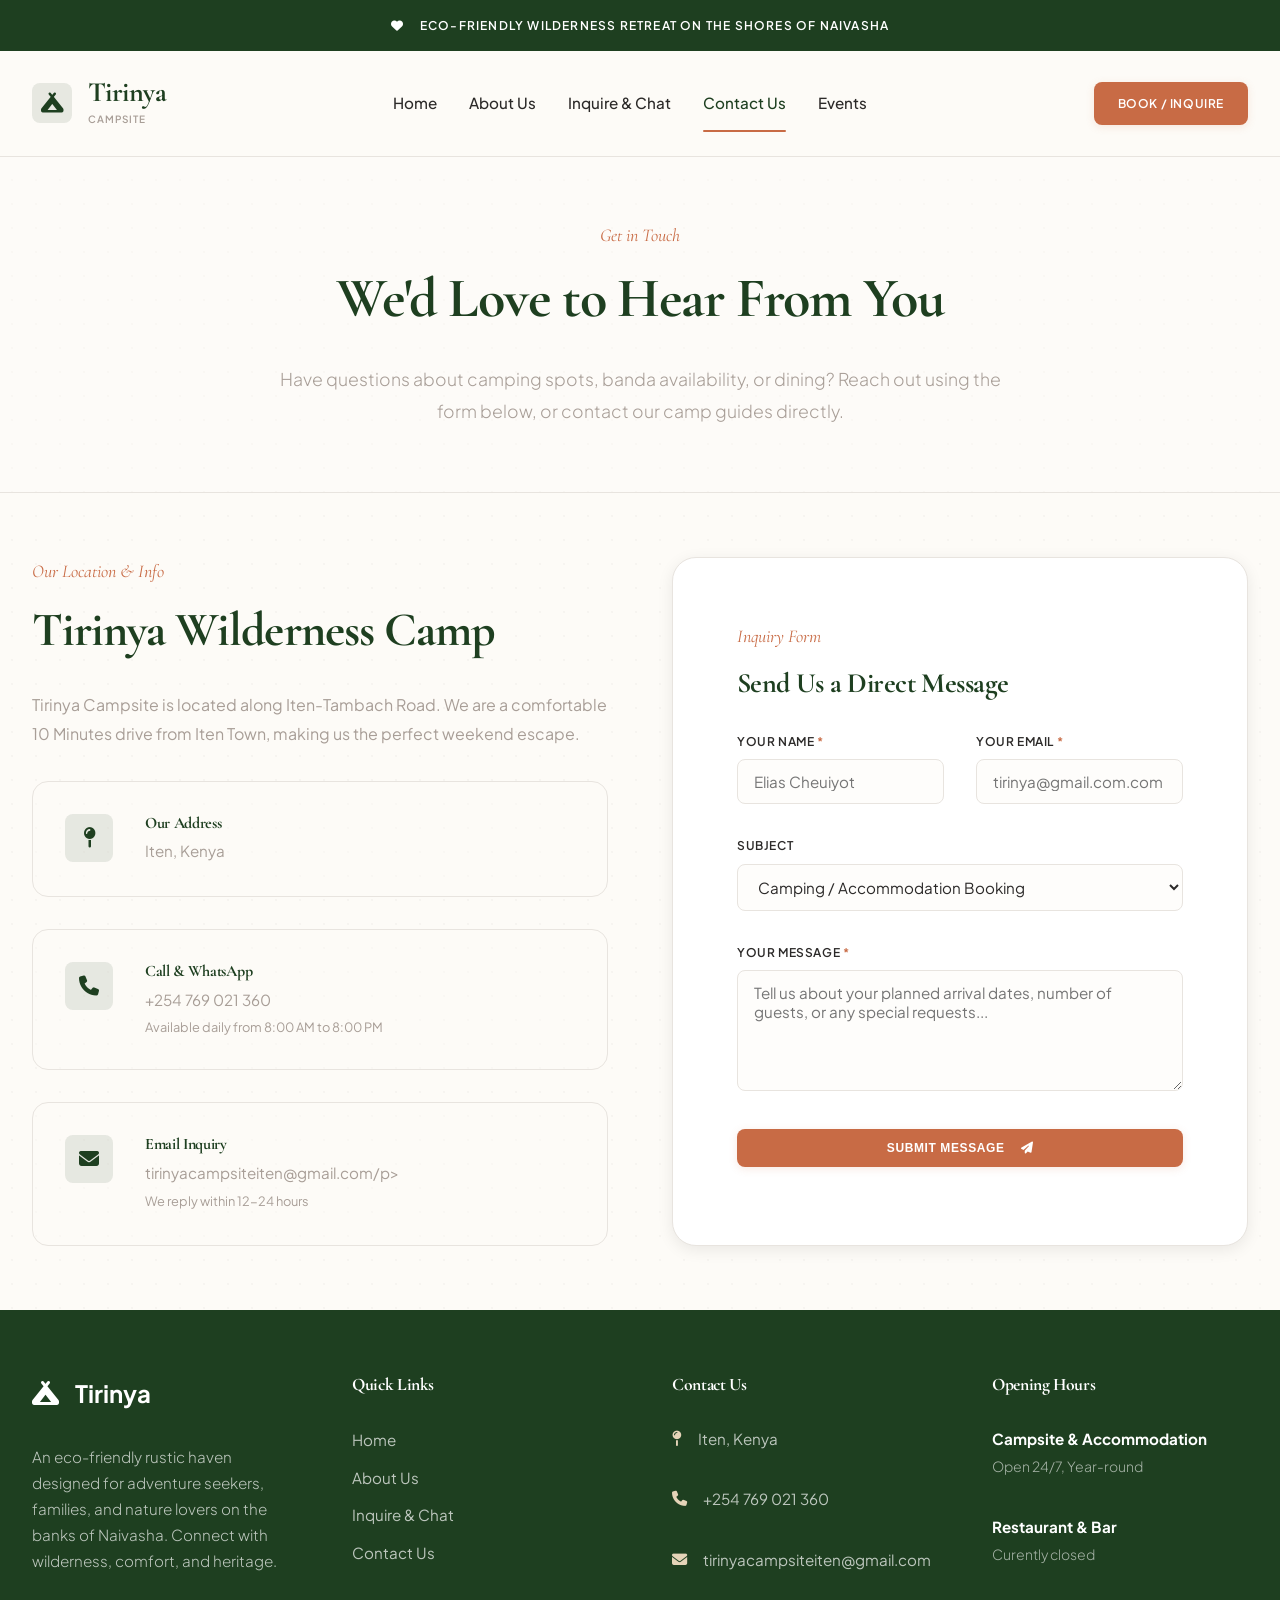
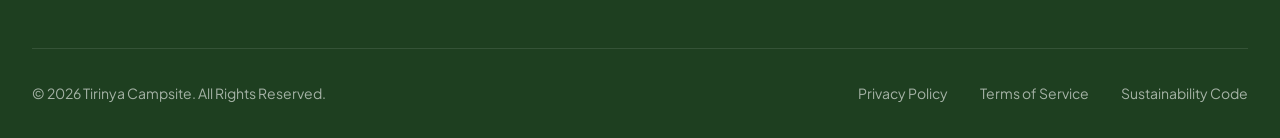
<file: contact.html>
<!DOCTYPE html>
<html lang="en">
<head>
    <meta charset="UTF-8">
    <meta name="viewport" content="width=device-width, initial-scale=1.0">
    <title>Contact Us | Tirinya Campsite</title>
    <link rel="stylesheet" href="css/styles.css">
    <link href="https://fonts.googleapis.com/css2?family=Cormorant+Garamond:ital,wght@0,400;0,500;0,600;0,700;1,400&family=Plus+Jakarta+Sans:wght@300;400;500;600;700&display=swap" rel="stylesheet">
    <link rel="stylesheet" href="https://cdnjs.cloudflare.com/ajax/libs/font-awesome/6.4.0/css/all.min.css">
</head>
<body>
    <!-- Top Banner -->
    <div class="top-banner">
        <i class="fas fa-heart"></i>
        <span>Eco-Friendly Wilderness Retreat on the Shores of Naivasha</span>
    </div>

    <!-- Navigation Header -->
    <header class="header">
        <div class="container">
            <div class="header-content">
                <!-- Logo -->
                <div class="logo">
                    <div class="logo-icon">
                        <i class="fas fa-campground"></i>
                    </div>
                    <div class="logo-text">
                        <h1>Tirinya</h1>
                        <p>Campsite</p>
                    </div>
                </div>

                <!-- Desktop Navigation -->
                <nav class="nav-desktop">
                  <a href="index.html" class="nav-link active">Home</a>
                    <a href="about.html" class="nav-link">About Us</a>
                    <a href="conversation.html" class="nav-link">Inquire & Chat</a>
                    <a href="contact.html" class="nav-link">Contact Us</a>
                    <a href="events.html" class="nav-link">Events</a>
                </nav>

                <!-- CTA Button -->
                <a href="conversation.html" class="btn btn-secondary">Book / Inquire</a>

                <!-- Mobile Menu Toggle -->
                <button class="mobile-menu-toggle" id="mobileMenuToggle">
                    <i class="fas fa-bars"></i>
                </button>
            </div>

            <!-- Mobile Navigation -->
            <nav class="nav-mobile" id="mobileMenu">
                <a href="index.html" class="nav-link-mobile">Home</a>
                <a href="about.html" class="nav-link-mobile">About Us</a>
                <a href="conversation.html" class="nav-link-mobile">Inquire & Chat</a>
                <a href="contact.html" class="nav-link-mobile">Contact Us</a>
                <a href="events.html" class="nav-link-mobile">Events</a>
                <a href="conversation.html" class="btn btn-secondary" style="width: 100%; text-align: center;">Book A Spot Now</a>
            </nav>
        </div>
    </header>

    <!-- Page Header -->
    <section class="page-header">
        <div class="container">
            <span class="section-subtitle">Get in Touch</span>
            <h1>We'd Love to Hear From You</h1>
            <p>Have questions about camping spots, banda availability, or dining? Reach out using the form below, or contact our camp guides directly.</p>
        </div>
    </section>

    <!-- Contact Section -->
    <section class="contact-section">
        <div class="container">
            <div class="contact-grid">
                <!-- Left Column: Contact Info -->
                <div class="contact-info">
                    <span class="section-subtitle">Our Location & Info</span>
                    <h2>Tirinya Wilderness Camp</h2>
                    <p>Tirinya Campsite is located along Iten-Tambach Road. We are a comfortable 10 Minutes drive from Iten Town, making us the perfect weekend escape.</p>

                    <div class="contact-cards">
                        <div class="contact-card">
                            <div class="contact-icon">
                                <i class="fas fa-map-pin"></i>
                            </div>
                            <div>
                                <h4>Our Address</h4>
                                <p>Iten, Kenya</p>
                            </div>
                        </div>

                        <div class="contact-card">
                            <div class="contact-icon">
                                <i class="fas fa-phone"></i>
                            </div>
                            <div>
                                <h4>Call & WhatsApp</h4>
                                <p>+254 769 021 360</p>
                                <small>Available daily from 8:00 AM to 8:00 PM</small>
                            </div>
                        </div>

                        <div class="contact-card">
                            <div class="contact-icon">
                                <i class="fas fa-envelope"></i>
                            </div>
                            <div>
                                <h4>Email Inquiry</h4>
                                <p>tirinyacampsiteiten@gmail.com/p>
                                <small>We reply within 12-24 hours</small>
                            </div>
                        </div>
                    </div>
                </div>

                <!-- Right Column: Contact Form -->
                <div class="contact-form-wrapper">
                    <form class="contact-form" id="contactForm">
                        <span class="section-subtitle">Inquiry Form</span>
                        <h3>Send Us a Direct Message</h3>

                        <div class="form-row">
                            <div class="form-group">
                                <label for="name">Your Name <span class="required">*</span></label>
                                <input type="text" id="name" name="name" placeholder="Elias Cheuiyot" required>
                            </div>
                            <div class="form-group">
                                <label for="email">Your Email <span class="required">*</span></label>
                                <input type="email" id="email" name="email" placeholder="tirinya@gmail.com.com" required>
                            </div>
                        </div>

                        <div class="form-group">
                            <label for="subject">Subject</label>
                            <select id="subject" name="subject">
                                <option value="Booking Inquiry">Camping / Accommodation Booking</option>
                                <option value="Restaurant Booking">Restaurant & Dining Table</option>
                                <option value="Events & Parties">Group Retreats & Events</option>
                                <option value="General Question">General Inquiry / Question</option>
                            </select>
                        </div>

                        <div class="form-group">
                            <label for="message">Your Message <span class="required">*</span></label>
                            <textarea id="message" name="message" rows="5" placeholder="Tell us about your planned arrival dates, number of guests, or any special requests..." required></textarea>
                        </div>

                        <button type="submit" class="btn btn-secondary" style="width: 100%;">
                            <span>Submit Message</span>
                            <i class="fas fa-paper-plane"></i>
                        </button>

                        <div class="form-message" id="formMessage" style="display: none;"></div>
                    </form>
                </div>
            </div>
        </div>
    </section>

    <!-- Footer -->
    <footer class="footer">
        <div class="container">
            <div class="footer-grid">
                <!-- Brand Column -->
                <div class="footer-col">
                    <div class="footer-logo">
                        <i class="fas fa-campground"></i>
                        <span>Tirinya</span>
                    </div>
                    <p>An eco-friendly rustic haven designed for adventure seekers, families, and nature lovers on the banks of Naivasha. Connect with wilderness, comfort, and heritage.</p>
                </div>

                <!-- Quick Links -->
                <div class="footer-col">
                    <h4>Quick Links</h4>
                    <ul>
                        <li><a href="index.html">Home</a></li>
                        <li><a href="about.html">About Us</a></li>
                        <li><a href="conversation.html">Inquire & Chat</a></li>
                        <li><a href="contact.html">Contact Us</a></li>
                    </ul>
                </div>

                <!-- Contact Details -->
                <div class="footer-col">
                    <h4>Contact Us</h4>
                    <ul class="contact-list">
                        <li>
                            <i class="fas fa-map-pin"></i>
                            <span>Iten, Kenya</span>
                        </li>
                        <li>
                            <i class="fas fa-phone"></i>
                            <span>+254 769 021 360</span>
                        </li>
                        <li>
                            <i class="fas fa-envelope"></i>
                            <span>tirinyacampsiteiten@gmail.com</span>
                        </li>
                    </ul>
                </div>

                <!-- Opening Hours -->
                <div class="footer-col">
                    <h4>Opening Hours</h4>
                    <ul class="hours-list">
                        <li>
                            <strong>Campsite & Accommodation</strong>
                            <p>Open 24/7, Year-round</p>
                        </li>
                        <li>
                            <strong>Restaurant & Bar</strong>
                            <p>Curently closed</p>
                        </li>
                    </ul>
                </div>
            </div>

            <!-- Footer Bottom -->
            <div class="footer-bottom">
                <p>&copy; <span id="year"></span> Tirinya Campsite. All Rights Reserved.</p>
                <div class="footer-links">
                    <a href="#">Privacy Policy</a>
                    <a href="#">Terms of Service</a>
                    <a href="#">Sustainability Code</a>
                </div>
            </div>
        </div>
    </footer>

    <script src="js/script.js"></script>
</body>
</html>
</file>
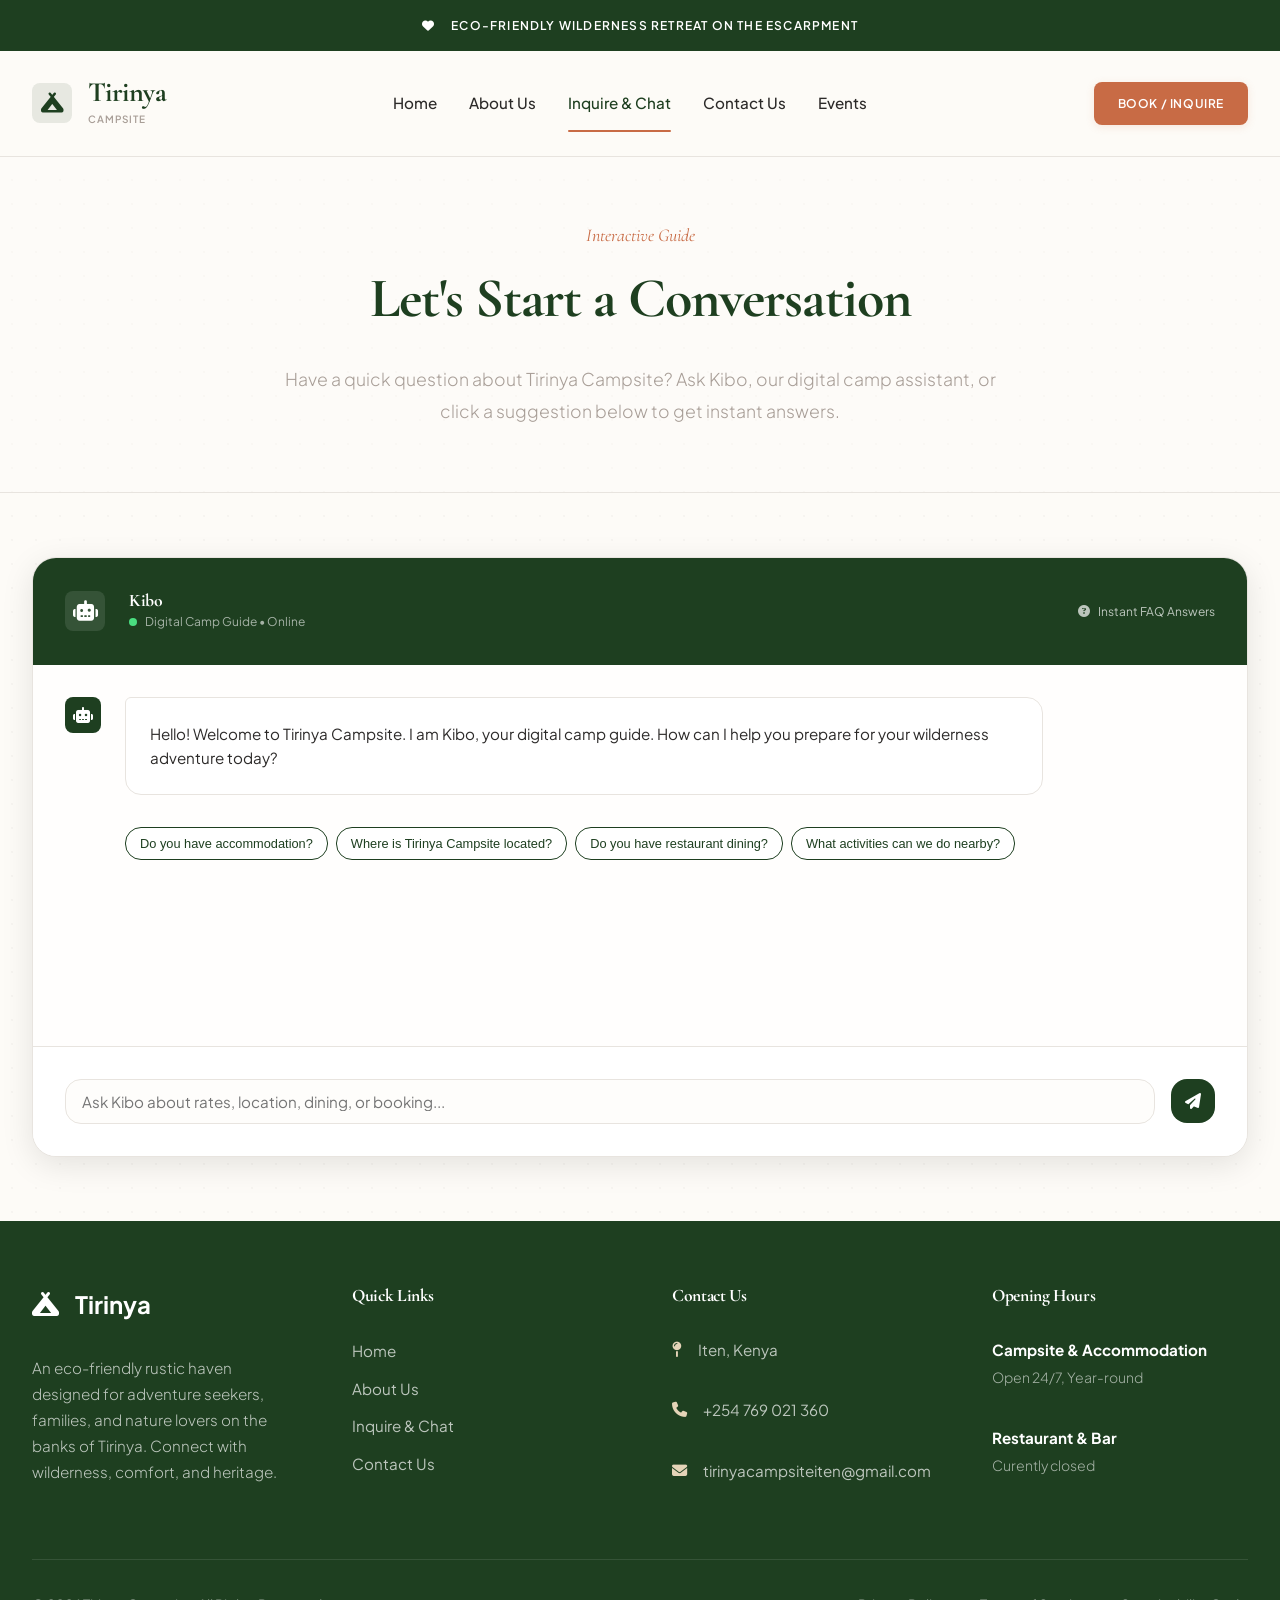
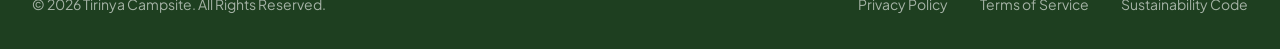
<file: conversation.html>
<!DOCTYPE html>
<html lang="en">
<head>
    <meta charset="UTF-8">
    <meta name="viewport" content="width=device-width, initial-scale=1.0">
    <title>Inquire & Chat | Tirinya Campsite</title>
    <link rel="stylesheet" href="css/styles.css">
    <link href="https://fonts.googleapis.com/css2?family=Cormorant+Garamond:ital,wght@0,400;0,500;0,600;0,700;1,400&family=Plus+Jakarta+Sans:wght@300;400;500;600;700&display=swap" rel="stylesheet">
    <link rel="stylesheet" href="https://cdnjs.cloudflare.com/ajax/libs/font-awesome/6.4.0/css/all.min.css">
</head>
<body>
    <!-- Top Banner -->
    <div class="top-banner">
        <i class="fas fa-heart"></i>
        <span>Eco-Friendly Wilderness Retreat on the Escarpment</span>
    </div>

    <!-- Navigation Header -->
    <header class="header">
        <div class="container">
            <div class="header-content">
                <!-- Logo -->
                <div class="logo">
                    <div class="logo-icon">
                        <i class="fas fa-campground"></i>
                    </div>
                    <div class="logo-text">
                        <h1>Tirinya</h1>
                        <p>Campsite</p>
                    </div>
                </div>

                <!-- Desktop Navigation -->
                <nav class="nav-desktop">
                    <a href="index.html" class="nav-link active">Home</a>
                    <a href="about.html" class="nav-link">About Us</a>
                    <a href="conversation.html" class="nav-link">Inquire & Chat</a>
                    <a href="contact.html" class="nav-link">Contact Us</a>
                    <a href="events.html" class="nav-link">Events</a>
                </nav>

                <!-- CTA Button -->
                <a href="conversation.html" class="btn btn-secondary">Book / Inquire</a>

                <!-- Mobile Menu Toggle -->
                <button class="mobile-menu-toggle" id="mobileMenuToggle">
                    <i class="fas fa-bars"></i>
                </button>
            </div>

            <!-- Mobile Navigation -->
            <nav class="nav-mobile" id="mobileMenu">
                <a href="index.html" class="nav-link-mobile">Home</a>
                <a href="about.html" class="nav-link-mobile">About Us</a>
                <a href="conversation.html" class="nav-link-mobile">Inquire & Chat</a>
                <a href="contact.html" class="nav-link-mobile">Contact Us</a>
                <a href="events.html" class="nav-link-mobile">Events</a>
                <a href="conversation.html" class="btn btn-secondary" style="width: 100%; text-align: center;">Book A Spot Now</a>
            </nav>
        </div>
    </header>

    <!-- Page Header -->
    <section class="page-header">
        <div class="container">
            <span class="section-subtitle">Interactive Guide</span>
            <h1>Let's Start a Conversation</h1>
            <p>Have a quick question about Tirinya Campsite? Ask Kibo, our digital camp assistant, or click a suggestion below to get instant answers.</p>
        </div>
    </section>

    <!-- Chat Section -->
    <section class="chat-section">
        <div class="container">
            <div class="chat-container">
                <!-- Chat Header -->
                <div class="chat-header">
                    <div class="chat-header-info">
                        <div class="chat-avatar">
                            <i class="fas fa-robot"></i>
                        </div>
                        <div>
                            <h3>Kibo</h3>
                            <p><span class="status-dot"></span> Digital Camp Guide • Online</p>
                        </div>
                    </div>
                    <div class="chat-header-hint">
                        <i class="fas fa-question-circle"></i>
                        <span>Instant FAQ Answers</span>
                    </div>
                </div>

                <!-- Chat Messages -->
                <div class="chat-messages" id="chatMessages">
                    <div class="message bot-message">
                        <div class="message-avatar">
                            <i class="fas fa-robot"></i>
                        </div>
                        <div class="message-content">
                            <div class="message-bubble">
                                Hello! Welcome to Tirinya Campsite. I am Kibo, your digital camp guide. How can I help you prepare for your wilderness adventure today?
                            </div>
                            <div class="message-suggestions">
                                <button class="suggestion-btn" onclick="sendMessage('Do you have accommodation?')">Do you have accommodation?</button>
                                <button class="suggestion-btn" onclick="sendMessage('Where is Tirinya Campsite located?')">Where is Tirinya Campsite located?</button>
                                <button class="suggestion-btn" onclick="sendMessage('Do you have restaurant dining?')">Do you have restaurant dining?</button>
                                <button class="suggestion-btn" onclick="sendMessage('What activities can we do nearby?')">What activities can we do nearby?</button>
                            </div>
                        </div>
                    </div>
                </div>

                <!-- Chat Input -->
                <div class="chat-input-wrapper">
                    <form class="chat-input-form" id="chatForm" onsubmit="handleChatSubmit(event)">
                        <input 
                            type="text" 
                            id="chatInput" 
                            class="chat-input" 
                            placeholder="Ask Kibo about rates, location, dining, or booking..."
                            autocomplete="off"
                        >
                        <button type="submit" class="chat-send-btn">
                            <i class="fas fa-paper-plane"></i>
                        </button>
                    </form>
                </div>
            </div>
        </div>
    </section>

    <!-- Footer -->
    <footer class="footer">
        <div class="container">
            <div class="footer-grid">
                <!-- Brand Column -->
                <div class="footer-col">
                    <div class="footer-logo">
                        <i class="fas fa-campground"></i>
                        <span>Tirinya</span>
                    </div>
                    <p>An eco-friendly rustic haven designed for adventure seekers, families, and nature lovers on the banks of Tirinya. Connect with wilderness, comfort, and heritage.</p>
                </div>

                <!-- Quick Links -->
                <div class="footer-col">
                    <h4>Quick Links</h4>
                    <ul>
                        <li><a href="index.html">Home</a></li>
                        <li><a href="about.html">About Us</a></li>
                        <li><a href="conversation.html">Inquire & Chat</a></li>
                        <li><a href="contact.html">Contact Us</a></li>
                    </ul>
                </div>

                <!-- Contact Details -->
                <div class="footer-col">
                    <h4>Contact Us</h4>
                    <ul class="contact-list">
                        <li>
                            <i class="fas fa-map-pin"></i>
                            <span>Iten, Kenya</span>
                        </li>
                        <li>
                            <i class="fas fa-phone"></i>
                            <span>+254 769 021 360</span>
                        </li>
                        <li>
                            <i class="fas fa-envelope"></i>
                            <span>tirinyacampsiteiten@gmail.com</span>
                        </li>
                    </ul>
                </div>

                <!-- Opening Hours -->
                <div class="footer-col">
                    <h4>Opening Hours</h4>
                    <ul class="hours-list">
                        <li>
                            <strong>Campsite & Accommodation</strong>
                            <p>Open 24/7, Year-round</p>
                        </li>
                        <li>
                            <strong>Restaurant & Bar</strong>
                            <p>Curently closed</p>
                        </li>
                    </ul>
                </div>
            </div>

            <!-- Footer Bottom -->
            <div class="footer-bottom">
                <p>&copy; <span id="year"></span> Tirinya Campsite. All Rights Reserved.</p>
                <div class="footer-links">
                    <a href="#">Privacy Policy</a>
                    <a href="#">Terms of Service</a>
                    <a href="#">Sustainability Code</a>
                </div>
            </div>
        </div>
    </footer>

    <script src="js/script.js"></script>
    <script src="js/chat.js"></script>
</body>
</html>
</file>
<file: css/styles.css>
/* ============================================
   TIRINYA CAMPSITE - MAIN STYLESHEET
   Earthy Heritage & Wilderness Safari Theme
   ============================================ */

/* Root Variables - Earthy Color Palette */
:root {
    --primary: #1E3F20;           /* Forest Green */
    --primary-light: #2d5a2d;
    --secondary: #C86B45;         /* Terracotta Orange */
    --secondary-light: #d47d52;
    --accent: #E5D4B8;            /* Soft Cream/Accent */
    --background: #FDFBF7;        /* Warm Cream */
    --foreground: #2C2A29;        /* Dark Charcoal */
    --border: #E8E4DF;            /* Light Border */
    --muted: #A89E97;             /* Muted Foreground */
    --card-bg: #FFFFFF;           /* Card Background */
    
    /* Spacing */
    --spacing-xs: 0.5rem;
    --spacing-sm: 1rem;
    --spacing-md: 1.5rem;
    --spacing-lg: 2rem;
    --spacing-xl: 3rem;
    --spacing-2xl: 4rem;
    
    /* Border Radius */
    --radius-sm: 0.375rem;
    --radius-md: 0.5rem;
    --radius-lg: 1rem;
    --radius-xl: 1.5rem;
    
    /* Transitions */
    --transition: all 0.3s cubic-bezier(0.25, 1, 0.5, 1);
    --transition-fast: all 0.2s ease-out;
}

/* ============================================
   GLOBAL STYLES
   ============================================ */

* {
    margin: 0;
    padding: 0;
    box-sizing: border-box;
}

html {
    scroll-behavior: smooth;
}

body {
    font-family: 'Plus Jakarta Sans', sans-serif;
    background-color: var(--background);
    color: var(--foreground);
    line-height: 1.6;
    font-size: 1rem;
    background-image: radial-gradient(rgba(44, 42, 41, 0.03) 1px, transparent 1px);
    background-size: 24px 24px;
}

h1, h2, h3, h4, h5, h6 {
    font-family: 'Cormorant Garamond', Georgia, serif;
    font-weight: 700;
    line-height: 1.2;
    letter-spacing: -0.02em;
}

h1 {
    font-size: clamp(2rem, 6vw, 3.5rem);
}

h2 {
    font-size: clamp(1.75rem, 5vw, 3rem);
}

h3 {
    font-size: clamp(1.25rem, 3vw, 1.75rem);
}

p {
    color: var(--muted);
    line-height: 1.8;
}

a {
    color: var(--primary);
    text-decoration: none;
    transition: var(--transition-fast);
}

a:hover {
    color: var(--secondary);
}

/* ============================================
   CONTAINER & LAYOUT
   ============================================ */

.container {
    max-width: 1280px;
    margin: 0 auto;
    padding: 0 var(--spacing-lg);
}

@media (max-width: 768px) {
    .container {
        padding: 0 var(--spacing-md);
    }
}

/* ============================================
   TOP BANNER
   ============================================ */

.top-banner {
    background-color: var(--primary);
    color: white;
    text-align: center;
    padding: var(--spacing-sm) var(--spacing-md);
    font-size: 0.75rem;
    font-weight: 600;
    letter-spacing: 0.1em;
    text-transform: uppercase;
    display: flex;
    align-items: center;
    justify-content: center;
    gap: var(--spacing-sm);
}

.top-banner i {
    animation: pulse 2s infinite;
}

@keyframes pulse {
    0%, 100% { opacity: 1; }
    50% { opacity: 0.6; }
}

/* ============================================
   HEADER & NAVIGATION
   ============================================ */

.header {
    background-color: rgba(253, 251, 247, 0.95);
    backdrop-filter: blur(10px);
    border-bottom: 1px solid var(--border);
    position: sticky;
    top: 0;
    z-index: 100;
    transition: var(--transition-fast);
}

.header-content {
    display: flex;
    align-items: center;
    justify-content: space-between;
    padding: var(--spacing-md) 0;
}

.logo {
    display: flex;
    align-items: center;
    gap: var(--spacing-sm);
    cursor: pointer;
    transition: var(--transition-fast);
}

.logo:hover {
    transform: translateY(-2px);
}

.logo-icon {
    background-color: rgba(30, 63, 32, 0.1);
    color: var(--primary);
    width: 2.5rem;
    height: 2.5rem;
    border-radius: var(--radius-md);
    display: flex;
    align-items: center;
    justify-content: center;
    font-size: 1.25rem;
    transition: var(--transition-fast);
}

.logo:hover .logo-icon {
    background-color: var(--primary);
    color: white;
}

.logo-text h1 {
    font-size: 1.75rem;
    color: var(--primary);
    margin: 0;
    line-height: 1;
}

.logo-text p {
    font-size: 0.625rem;
    text-transform: uppercase;
    letter-spacing: 0.1em;
    font-weight: 600;
    color: var(--muted);
    margin: 0.25rem 0 0 0;
}

/* Desktop Navigation */
.nav-desktop {
    display: flex;
    gap: var(--spacing-lg);
    align-items: center;
}

.nav-link {
    font-size: 0.95rem;
    font-weight: 500;
    color: var(--foreground);
    position: relative;
    padding: var(--spacing-sm) 0;
    transition: var(--transition-fast);
}

.nav-link:hover,
.nav-link.active {
    color: var(--primary);
}

.nav-link.active::after {
    content: '';
    position: absolute;
    bottom: 0;
    left: 0;
    right: 0;
    height: 2px;
    background-color: var(--secondary);
    border-radius: 1px;
}

/* Mobile Menu */
.mobile-menu-toggle {
    display: none;
    background: none;
    border: none;
    font-size: 1.5rem;
    color: var(--foreground);
    cursor: pointer;
    transition: var(--transition-fast);
}

.mobile-menu-toggle:hover {
    color: var(--primary);
}

.nav-mobile {
    display: none;
    flex-direction: column;
    gap: var(--spacing-md);
    padding: var(--spacing-lg) 0;
    border-top: 1px solid var(--border);
    background-color: var(--background);
}

.nav-mobile.active {
    display: flex;
}

.nav-link-mobile {
    display: flex;
    align-items: center;
    gap: var(--spacing-md);
    padding: var(--spacing-md);
    border-radius: var(--radius-md);
    font-weight: 500;
    color: var(--muted);
    transition: var(--transition-fast);
}

.nav-link-mobile:hover {
    background-color: rgba(30, 63, 32, 0.05);
    color: var(--primary);
}

@media (max-width: 768px) {
    .nav-desktop,
    .header-content > .btn.btn-secondary {
        display: none;
    }

    .mobile-menu-toggle {
        display: block;
    }
}

/* ============================================
   BUTTONS
   ============================================ */

.btn {
    display: inline-flex;
    align-items: center;
    justify-content: center;
    gap: var(--spacing-sm);
    padding: 0.625rem 1.25rem;
    font-size: 0.75rem;
    font-weight: 600;
    text-transform: uppercase;
    letter-spacing: 0.05em;
    border: none;
    border-radius: var(--radius-md);
    cursor: pointer;
    transition: var(--transition-fast);
    white-space: nowrap;
}

.btn-primary {
    background-color: var(--primary);
    color: white;
    box-shadow: 0 2px 8px rgba(30, 63, 32, 0.15);
}

.btn-primary:hover {
    background-color: var(--primary-light);
    transform: translateY(-2px);
    box-shadow: 0 4px 12px rgba(30, 63, 32, 0.25);
}

.btn-secondary {
    background-color: var(--secondary);
    color: white;
    box-shadow: 0 2px 8px rgba(200, 107, 69, 0.15);
    padding: 0.75rem 1.5rem;
}

.btn-secondary:hover {
    background-color: var(--secondary-light);
    transform: translateY(-2px);
    box-shadow: 0 4px 12px rgba(200, 107, 69, 0.25);
}

.btn-outline {
    background-color: rgba(255, 255, 255, 0.1);
    color: white;
    border: 1px solid rgba(255, 255, 255, 0.3);
    backdrop-filter: blur(10px);
}

.btn-outline:hover {
    background-color: rgba(255, 255, 255, 0.2);
    border-color: rgba(255, 255, 255, 0.5);
}

.btn-link {
    color: var(--primary);
    font-size: 0.875rem;
    font-weight: 600;
    display: inline-flex;
    align-items: center;
    gap: 0.5rem;
    transition: var(--transition-fast);
}

.btn-link:hover {
    color: var(--secondary);
    transform: translateX(2px);
}

/* ============================================
   HERO SECTION
   ============================================ */

.hero {
    position: relative;
    min-height: 85vh;
    display: flex;
    align-items: center;
    justify-content: center;
    overflow: hidden;
}

.hero-bg {
    position: absolute;
    top: 0;
    left: 0;
    width: 100%;
    height: 100%;
    object-fit: cover;
    z-index: 1;
}

.hero-overlay {
    position: absolute;
    top: 0;
    left: 0;
    width: 100%;
    height: 100%;
    background: linear-gradient(to top, var(--background) 0%, rgba(30, 63, 32, 0.3) 50%, rgba(30, 63, 32, 0.3) 100%);
    z-index: 2;
}

.hero-content {
    position: relative;
    z-index: 3;
    text-align: center;
    color: white;
    padding: var(--spacing-2xl) var(--spacing-lg);
}

.hero-badge {
    display: inline-block;
    background-color: rgba(200, 107, 69, 0.95);
    color: white;
    font-size: 0.75rem;
    font-weight: 600;
    text-transform: uppercase;
    letter-spacing: 0.1em;
    padding: 0.5rem 1rem;
    border-radius: 2rem;
    margin-bottom: var(--spacing-lg);
    box-shadow: 0 2px 8px rgba(0, 0, 0, 0.2);
}

.hero-title {
    font-size: clamp(2.5rem, 8vw, 4rem);
    margin-bottom: var(--spacing-lg);
    text-shadow: 0 2px 8px rgba(0, 0, 0, 0.3);
    line-height: 1.1;
}

.text-accent {
    color: var(--accent);
}

.hero-subtitle {
    font-size: clamp(1rem, 2vw, 1.25rem);
    max-width: 600px;
    margin: 0 auto var(--spacing-2xl);
    color: rgba(255, 255, 255, 0.9);
    font-weight: 300;
    text-shadow: 0 1px 4px rgba(0, 0, 0, 0.2);
}

.hero-buttons {
    display: flex;
    gap: var(--spacing-lg);
    justify-content: center;
    flex-wrap: wrap;
}

@media (max-width: 768px) {
    .hero-buttons {
        flex-direction: column;
        align-items: center;
    }

    .hero-buttons .btn {
        width: 100%;
        max-width: 300px;
    }
}

/* ============================================
   SECTION HEADERS
   ============================================ */

.section-header {
    text-align: center;
    margin-bottom: var(--spacing-2xl);
    max-width: 600px;
    margin-left: auto;
    margin-right: auto;
}

.section-subtitle {
    display: block;
    font-family: 'Cormorant Garamond', serif;
    font-size: 1.125rem;
    font-style: italic;
    color: var(--secondary);
    margin-bottom: var(--spacing-sm);
}

.section-header h2 {
    color: var(--primary);
    margin-bottom: var(--spacing-lg);
}

.section-description {
    color: var(--muted);
    font-weight: 300;
    line-height: 1.8;
}

.header-divider {
    width: 3rem;
    height: 0.25rem;
    background-color: var(--secondary);
    margin: var(--spacing-lg) auto 0;
    border-radius: 1px;
}

/* ============================================
   HIGHLIGHTS SECTION
   ============================================ */

.highlights {
    padding: var(--spacing-2xl) 0;
    background-color: var(--background);
    border-bottom: 1px solid var(--border);
}

.highlights-grid {
    display: grid;
    grid-template-columns: repeat(auto-fit, minmax(250px, 1fr));
    gap: var(--spacing-2xl);
}

.highlight-card {
    background-color: rgba(253, 251, 247, 0.5);
    padding: var(--spacing-2xl);
    border-radius: var(--radius-lg);
    border: 1px solid var(--border);
    transition: var(--transition);
    text-align: center;
}

.highlight-card:hover {
    border-color: rgba(30, 63, 32, 0.2);
    box-shadow: 0 8px 24px rgba(30, 63, 32, 0.08);
}

.highlight-icon {
    width: 3rem;
    height: 3rem;
    background-color: rgba(30, 63, 32, 0.1);
    color: var(--primary);
    border-radius: var(--radius-lg);
    display: flex;
    align-items: center;
    justify-content: center;
    font-size: 1.5rem;
    margin: 0 auto var(--spacing-lg);
    transition: var(--transition-fast);
}

.highlight-card:hover .highlight-icon {
    background-color: var(--primary);
    color: white;
}

.highlight-card h3 {
    color: var(--primary);
    margin-bottom: var(--spacing-md);
}

.highlight-card p {
    font-size: 0.95rem;
    line-height: 1.7;
}

/* ============================================
   ACCOMMODATIONS SECTION
   ============================================ */

.accommodations {
    padding: var(--spacing-2xl) 0;
    background-color: rgba(253, 251, 247, 0.3);
}

.accommodations-grid {
    display: grid;
    grid-template-columns: repeat(auto-fit, minmax(320px, 1fr));
    gap: var(--spacing-2xl);
}

.accommodation-card {
    background-color: var(--card-bg);
    border: 1px solid var(--border);
    border-radius: var(--radius-xl);
    overflow: hidden;
    transition: var(--transition);
    display: flex;
    flex-direction: column;
    height: 100%;
    box-shadow: 0 2px 8px rgba(0, 0, 0, 0.04);
}

.accommodation-card:hover {
    transform: translateY(-4px);
    box-shadow: 0 12px 32px rgba(30, 63, 32, 0.12);
    border-color: rgba(30, 63, 32, 0.15);
}

.accommodation-image {
    position: relative;
    height: 16rem;
    overflow: hidden;
}

.accommodation-image img {
    width: 100%;
    height: 100%;
    object-fit: cover;
    transition: var(--transition);
}

.accommodation-card:hover .accommodation-image img {
    transform: scale(1.05);
}

.accommodation-badge {
    position: absolute;
    top: 1rem;
    left: 1rem;
    background-color: rgba(30, 63, 32, 0.9);
    color: white;
    font-size: 0.625rem;
    font-weight: 600;
    text-transform: uppercase;
    letter-spacing: 0.05em;
    padding: 0.375rem 0.75rem;
    border-radius: 2rem;
    z-index: 10;
}

.accommodation-content {
    padding: var(--spacing-2xl);
    display: flex;
    flex-direction: column;
    flex-grow: 1;
}

.accommodation-content h3 {
    color: var(--primary);
    margin-bottom: var(--spacing-md);
    font-size: 1.5rem;
}

.accommodation-content p {
    font-size: 0.95rem;
    margin-bottom: var(--spacing-lg);
    flex-grow: 1;
}

.accommodation-features {
    list-style: none;
    margin-bottom: var(--spacing-lg);
}

.accommodation-features li {
    display: flex;
    align-items: center;
    gap: 0.75rem;
    font-size: 0.875rem;
    color: var(--foreground);
    font-weight: 500;
    margin-bottom: 0.5rem;
}

.feature-dot {
    width: 0.375rem;
    height: 0.375rem;
    background-color: var(--secondary);
    border-radius: 50%;
    flex-shrink: 0;
}

.accommodation-footer {
    padding-top: var(--spacing-lg);
    border-top: 1px solid var(--border);
    display: flex;
    align-items: center;
    justify-content: space-between;
}

.accommodation-price {
    font-family: 'Cormorant Garamond', serif;
    font-size: 1.25rem;
    font-weight: 700;
    color: var(--secondary);
}

/* ============================================
   CTA SECTION
   ============================================ */

.cta-section {
    position: relative;
    padding: var(--spacing-2xl) 0;
    overflow: hidden;
}

.cta-bg {
    position: absolute;
    top: 0;
    left: 0;
    width: 100%;
    height: 100%;
    z-index: 1;
}

.cta-bg img {
    width: 100%;
    height: 100%;
    object-fit: cover;
}

.cta-overlay {
    position: absolute;
    top: 0;
    left: 0;
    width: 100%;
    height: 100%;
    background-color: rgba(30, 63, 32, 0.7);
    z-index: 2;
}

.cta-content {
    position: relative;
    z-index: 3;
    display: grid;
    grid-template-columns: 1fr 1fr;
    gap: var(--spacing-2xl);
    align-items: center;
    color: white;
}

.cta-text .section-subtitle {
    color: var(--accent);
}

.cta-text h2 {
    color: white;
    margin-bottom: var(--spacing-lg);
}

.cta-text p {
    color: rgba(255, 255, 255, 0.8);
    font-weight: 300;
}

.cta-buttons {
    display: flex;
    gap: var(--spacing-lg);
    flex-wrap: wrap;
}

@media (max-width: 768px) {
    .cta-content {
        grid-template-columns: 1fr;
    }

    .cta-buttons {
        flex-direction: column;
    }

    .cta-buttons .btn {
        width: 100%;
    }
}

/* ============================================
   PAGE HEADER
   ============================================ */

.page-header {
    padding: var(--spacing-2xl) 0;
    background-color: rgba(253, 251, 247, 0.4);
    border-bottom: 1px solid var(--border);
    text-align: center;
}

.page-header .container {
    max-width: 800px;
}

.page-header h1 {
    color: var(--primary);
    margin-bottom: var(--spacing-lg);
}

.page-header p {
    font-size: 1.1rem;
    font-weight: 300;
}

/* ============================================
   STORY SECTION
   ============================================ */

.story-section {
    padding: var(--spacing-2xl) 0;
}

.story-grid {
    display: grid;
    grid-template-columns: 1fr 1fr;
    gap: var(--spacing-2xl);
    align-items: center;
}

.story-content h2 {
    color: var(--primary);
    margin-bottom: var(--spacing-lg);
}

.story-content p {
    margin-bottom: var(--spacing-lg);
    line-height: 1.9;
}

.story-quote {
    border-left: 4px solid var(--secondary);
    padding-left: var(--spacing-lg);
    font-family: 'Cormorant Garamond', serif;
    font-size: 1.25rem;
    font-style: italic;
    color: var(--primary);
    margin: var(--spacing-lg) 0;
    line-height: 1.8;
}

.story-image {
    position: relative;
}

.story-image img {
    width: 100%;
    border-radius: var(--radius-xl);
    box-shadow: 0 8px 24px rgba(0, 0, 0, 0.12);
}

.story-card {
    position: absolute;
    bottom: -2rem;
    left: -2rem;
    background-color: var(--card-bg);
    padding: var(--spacing-lg);
    border-radius: var(--radius-lg);
    border: 1px solid var(--border);
    max-width: 280px;
    box-shadow: 0 8px 24px rgba(0, 0, 0, 0.15);
}

.story-card h4 {
    font-family: 'Cormorant Garamond', serif;
    font-size: 2rem;
    color: var(--secondary);
    margin: 0;
}

.story-card p {
    font-size: 0.75rem;
    font-weight: 600;
    text-transform: uppercase;
    letter-spacing: 0.05em;
    color: var(--primary);
    margin: var(--spacing-sm) 0;
}

.story-card span {
    font-size: 0.875rem;
    color: var(--muted);
    display: block;
}

@media (max-width: 1024px) {
    .story-grid {
        grid-template-columns: 1fr;
    }

    .story-card {
        position: static;
        margin-top: var(--spacing-lg);
    }
}

/* ============================================
   VALUES SECTION
   ============================================ */

.values-section {
    padding: var(--spacing-2xl) 0;
    background-color: rgba(253, 251, 247, 0.3);
    border-top: 1px solid var(--border);
    border-bottom: 1px solid var(--border);
}

.values-grid {
    display: grid;
    grid-template-columns: repeat(auto-fit, minmax(280px, 1fr));
    gap: var(--spacing-2xl);
}

.value-card {
    background-color: var(--card-bg);
    padding: var(--spacing-2xl);
    border-radius: var(--radius-lg);
    border: 1px solid var(--border);
    transition: var(--transition);
}

.value-card:hover {
    border-color: rgba(30, 63, 32, 0.2);
    box-shadow: 0 8px 24px rgba(30, 63, 32, 0.08);
}

.value-icon {
    width: 3rem;
    height: 3rem;
    background-color: rgba(30, 63, 32, 0.1);
    color: var(--primary);
    border-radius: var(--radius-md);
    display: flex;
    align-items: center;
    justify-content: center;
    font-size: 1.5rem;
    margin-bottom: var(--spacing-lg);
}

.value-card h3 {
    color: var(--primary);
    margin-bottom: var(--spacing-md);
}

.value-card p {
    font-size: 0.95rem;
    line-height: 1.7;
}

/* ============================================
   CTA BANNER
   ============================================ */

.cta-banner {
    background-color: var(--primary);
    color: white;
    padding: var(--spacing-2xl);
    text-align: center;
    border-radius: var(--radius-lg);
    margin: var(--spacing-2xl) 0;
}

.cta-banner .section-subtitle {
    color: var(--accent);
}

.cta-banner h2 {
    color: white;
    margin-bottom: var(--spacing-lg);
}

.cta-banner p {
    color: rgba(255, 255, 255, 0.8);
    max-width: 600px;
    margin: 0 auto var(--spacing-lg);
    font-weight: 300;
}

/* ============================================
   CONTACT SECTION
   ============================================ */

.contact-section {
    padding: var(--spacing-2xl) 0;
}

.contact-grid {
    display: grid;
    grid-template-columns: 1fr 1fr;
    gap: var(--spacing-2xl);
}

.contact-info h2 {
    color: var(--primary);
    margin-bottom: var(--spacing-lg);
}

.contact-info p {
    margin-bottom: var(--spacing-lg);
    line-height: 1.8;
}

.contact-cards {
    display: flex;
    flex-direction: column;
    gap: var(--spacing-lg);
}

.contact-card {
    background-color: rgba(253, 251, 247, 0.5);
    padding: var(--spacing-lg);
    border-radius: var(--radius-lg);
    border: 1px solid var(--border);
    display: flex;
    gap: var(--spacing-lg);
    transition: var(--transition-fast);
}

.contact-card:hover {
    background-color: rgba(30, 63, 32, 0.05);
    border-color: rgba(30, 63, 32, 0.15);
}

.contact-icon {
    width: 3rem;
    height: 3rem;
    background-color: rgba(30, 63, 32, 0.1);
    color: var(--primary);
    border-radius: var(--radius-md);
    display: flex;
    align-items: center;
    justify-content: center;
    font-size: 1.25rem;
    flex-shrink: 0;
}

.contact-card h4 {
    color: var(--primary);
    margin-bottom: 0.25rem;
}

.contact-card p {
    font-size: 0.95rem;
    margin: 0;
}

.contact-card small {
    font-size: 0.8rem;
    color: var(--muted);
    display: block;
    margin-top: 0.25rem;
}

/* Contact Form */
.contact-form-wrapper {
    background-color: var(--card-bg);
    padding: var(--spacing-2xl);
    border-radius: var(--radius-xl);
    border: 1px solid var(--border);
    box-shadow: 0 4px 16px rgba(0, 0, 0, 0.08);
}

.contact-form h3 {
    color: var(--primary);
    margin-bottom: var(--spacing-lg);
}

.form-row {
    display: grid;
    grid-template-columns: 1fr 1fr;
    gap: var(--spacing-lg);
}

.form-group {
    margin-bottom: var(--spacing-lg);
}

.form-group label {
    display: block;
    font-size: 0.75rem;
    font-weight: 600;
    text-transform: uppercase;
    letter-spacing: 0.05em;
    color: var(--foreground);
    margin-bottom: 0.5rem;
}

.required {
    color: var(--secondary);
}

.form-group input,
.form-group textarea,
.form-group select {
    width: 100%;
    padding: 0.75rem 1rem;
    background-color: rgba(253, 251, 247, 0.5);
    border: 1px solid var(--border);
    border-radius: var(--radius-md);
    font-family: inherit;
    font-size: 0.95rem;
    color: var(--foreground);
    transition: var(--transition-fast);
}

.form-group input:focus,
.form-group textarea:focus,
.form-group select:focus {
    outline: none;
    border-color: var(--primary);
    box-shadow: 0 0 0 3px rgba(30, 63, 32, 0.1);
    background-color: white;
}

.form-group textarea {
    resize: vertical;
    min-height: 120px;
}

.form-message {
    padding: var(--spacing-lg);
    border-radius: var(--radius-md);
    margin-top: var(--spacing-lg);
    text-align: center;
    font-weight: 500;
}

.form-message.success {
    background-color: rgba(30, 63, 32, 0.1);
    color: var(--primary);
    border: 1px solid rgba(30, 63, 32, 0.2);
}

.form-message.error {
    background-color: rgba(200, 107, 69, 0.1);
    color: var(--secondary);
    border: 1px solid rgba(200, 107, 69, 0.2);
}

@media (max-width: 1024px) {
    .contact-grid {
        grid-template-columns: 1fr;
    }

    .form-row {
        grid-template-columns: 1fr;
    }
}

/* ============================================
   CHAT SECTION
   ============================================ */

.chat-section {
    padding: var(--spacing-2xl) 0;
}

.chat-container {
    background-color: var(--card-bg);
    border: 1px solid var(--border);
    border-radius: var(--radius-xl);
    overflow: hidden;
    box-shadow: 0 8px 32px rgba(0, 0, 0, 0.1);
    display: flex;
    flex-direction: column;
    height: 600px;
}

.chat-header {
    background-color: var(--primary);
    color: white;
    padding: var(--spacing-lg);
    display: flex;
    align-items: center;
    justify-content: space-between;
}

.chat-header-info {
    display: flex;
    align-items: center;
    gap: var(--spacing-md);
}

.chat-avatar {
    width: 2.5rem;
    height: 2.5rem;
    background-color: rgba(255, 255, 255, 0.1);
    border-radius: var(--radius-md);
    display: flex;
    align-items: center;
    justify-content: center;
    font-size: 1.25rem;
}

.chat-header-info h3 {
    color: white;
    margin: 0;
    font-size: 1.1rem;
}

.chat-header-info p {
    font-size: 0.75rem;
    color: rgba(255, 255, 255, 0.6);
    margin: 0;
    display: flex;
    align-items: center;
    gap: 0.5rem;
}

.status-dot {
    width: 0.5rem;
    height: 0.5rem;
    background-color: #4ade80;
    border-radius: 50%;
    display: inline-block;
    animation: pulse 2s infinite;
}

.chat-header-hint {
    display: flex;
    align-items: center;
    gap: 0.5rem;
    font-size: 0.75rem;
    color: rgba(255, 255, 255, 0.7);
}

@media (max-width: 768px) {
    .chat-header-hint {
        display: none;
    }
}

.chat-messages {
    flex-grow: 1;
    overflow-y: auto;
    padding: var(--spacing-lg);
    background-color: rgba(253, 251, 247, 0.3);
    display: flex;
    flex-direction: column;
    gap: var(--spacing-lg);
}

.message {
    display: flex;
    gap: var(--spacing-md);
    max-width: 85%;
}

.message.user-message {
    align-self: flex-end;
    flex-direction: row-reverse;
}

.message-avatar {
    width: 2.25rem;
    height: 2.25rem;
    border-radius: var(--radius-md);
    display: flex;
    align-items: center;
    justify-content: center;
    font-size: 1rem;
    flex-shrink: 0;
}

.bot-message .message-avatar {
    background-color: var(--primary);
    color: white;
}

.user-message .message-avatar {
    background-color: var(--secondary);
    color: white;
}

.message-content {
    display: flex;
    flex-direction: column;
    gap: var(--spacing-sm);
}

.message-bubble {
    padding: var(--spacing-md);
    border-radius: var(--radius-lg);
    font-size: 0.95rem;
    line-height: 1.6;
    word-wrap: break-word;
}

.bot-message .message-bubble {
    background-color: white;
    color: var(--foreground);
    border: 1px solid var(--border);
    border-top-left-radius: var(--radius-sm);
}

.user-message .message-bubble {
    background-color: var(--secondary);
    color: white;
    border-top-right-radius: var(--radius-sm);
}

.message-suggestions {
    display: flex;
    flex-wrap: wrap;
    gap: 0.5rem;
    padding-top: var(--spacing-sm);
}

.suggestion-btn {
    background-color: white;
    color: var(--primary);
    border: 1px solid var(--primary);
    padding: 0.5rem 0.875rem;
    border-radius: 1rem;
    font-size: 0.8rem;
    font-weight: 500;
    cursor: pointer;
    transition: var(--transition-fast);
    white-space: nowrap;
}

.suggestion-btn:hover {
    background-color: var(--primary);
    color: white;
}

.chat-input-wrapper {
    padding: var(--spacing-lg);
    border-top: 1px solid var(--border);
    background-color: white;
}

.chat-input-form {
    display: flex;
    gap: var(--spacing-sm);
}

.chat-input {
    flex-grow: 1;
    padding: 0.75rem 1rem;
    background-color: rgba(253, 251, 247, 0.5);
    border: 1px solid var(--border);
    border-radius: var(--radius-lg);
    font-family: inherit;
    font-size: 0.95rem;
    color: var(--foreground);
    transition: var(--transition-fast);
}

.chat-input:focus {
    outline: none;
    border-color: var(--primary);
    box-shadow: 0 0 0 3px rgba(30, 63, 32, 0.1);
    background-color: white;
}

.chat-send-btn {
    background-color: var(--primary);
    color: white;
    border: none;
    width: 2.75rem;
    height: 2.75rem;
    border-radius: var(--radius-lg);
    cursor: pointer;
    display: flex;
    align-items: center;
    justify-content: center;
    font-size: 1rem;
    transition: var(--transition-fast);
}

.chat-send-btn:hover {
    background-color: var(--primary-light);
    transform: translateY(-2px);
}

/* ============================================
   FOOTER
   ============================================ */

.footer {
    background-color: var(--primary);
    color: white;
    padding: var(--spacing-2xl) 0 var(--spacing-lg);
    margin-top: auto;
}

.footer-grid {
    display: grid;
    grid-template-columns: repeat(auto-fit, minmax(250px, 1fr));
    gap: var(--spacing-2xl);
    margin-bottom: var(--spacing-2xl);
}

.footer-col h4 {
    color: white;
    margin-bottom: var(--spacing-lg);
    font-size: 1.1rem;
}

.footer-col p {
    color: rgba(255, 255, 255, 0.7);
    font-size: 0.95rem;
    line-height: 1.7;
    font-weight: 300;
}

.footer-col ul {
    list-style: none;
}

.footer-col ul li {
    margin-bottom: 0.75rem;
}

.footer-col a {
    color: rgba(255, 255, 255, 0.7);
    transition: var(--transition-fast);
    font-size: 0.95rem;
}

.footer-col a:hover {
    color: var(--accent);
}

.footer-logo {
    display: flex;
    align-items: center;
    gap: var(--spacing-sm);
    margin-bottom: var(--spacing-lg);
    font-size: 1.5rem;
    font-weight: 700;
}

.contact-list {
    display: flex;
    flex-direction: column;
    gap: var(--spacing-md);
}

.contact-list li {
    display: flex;
    align-items: flex-start;
    gap: var(--spacing-sm);
    font-size: 0.95rem;
    color: rgba(255, 255, 255, 0.7);
}

.contact-list i {
    color: var(--accent);
    margin-top: 0.25rem;
    flex-shrink: 0;
}

.hours-list {
    display: flex;
    flex-direction: column;
    gap: var(--spacing-md);
}

.hours-list li {
    font-size: 0.95rem;
}

.hours-list strong {
    color: white;
    display: block;
    margin-bottom: 0.25rem;
}

.hours-list p {
    color: rgba(255, 255, 255, 0.6);
    font-size: 0.875rem;
    margin: 0;
}

.footer-bottom {
    border-top: 1px solid rgba(255, 255, 255, 0.1);
    padding-top: var(--spacing-lg);
    display: flex;
    justify-content: space-between;
    align-items: center;
    flex-wrap: wrap;
    gap: var(--spacing-lg);
}

.footer-bottom p {
    color: rgba(255, 255, 255, 0.6);
    font-size: 0.875rem;
    margin: 0;
}

.footer-links {
    display: flex;
    gap: var(--spacing-lg);
}

.footer-links a {
    font-size: 0.875rem;
    color: rgba(255, 255, 255, 0.6);
}

@media (max-width: 768px) {
    .footer-bottom {
        flex-direction: column;
        text-align: center;
    }

    .footer-links {
        justify-content: center;
    }
}

/* ============================================
   RESPONSIVE DESIGN
   ============================================ */

@media (max-width: 768px) {
    .container {
        padding: 0 var(--spacing-md);
    }

    .hero-buttons {
        flex-direction: column;
    }

    .highlights-grid {
        grid-template-columns: 1fr;
    }

    .accommodations-grid {
        grid-template-columns: 1fr;
    }

    .cta-content {
        grid-template-columns: 1fr;
    }

    .cta-buttons {
        flex-direction: column;
    }

    .story-grid {
        grid-template-columns: 1fr;
    }

    .contact-grid {
        grid-template-columns: 1fr;
    }

    .form-row {
        grid-template-columns: 1fr;
    }

    .chat-container {
        height: 500px;
    }
}

/* Scrollbar Styling */
::-webkit-scrollbar {
    width: 8px;
}

::-webkit-scrollbar-track {
    background: rgba(253, 251, 247, 0.5);
}

::-webkit-scrollbar-thumb {
    background: var(--primary);
    border-radius: 4px;
}

::-webkit-scrollbar-thumb:hover {
    background: var(--primary-light);
}
</file>
